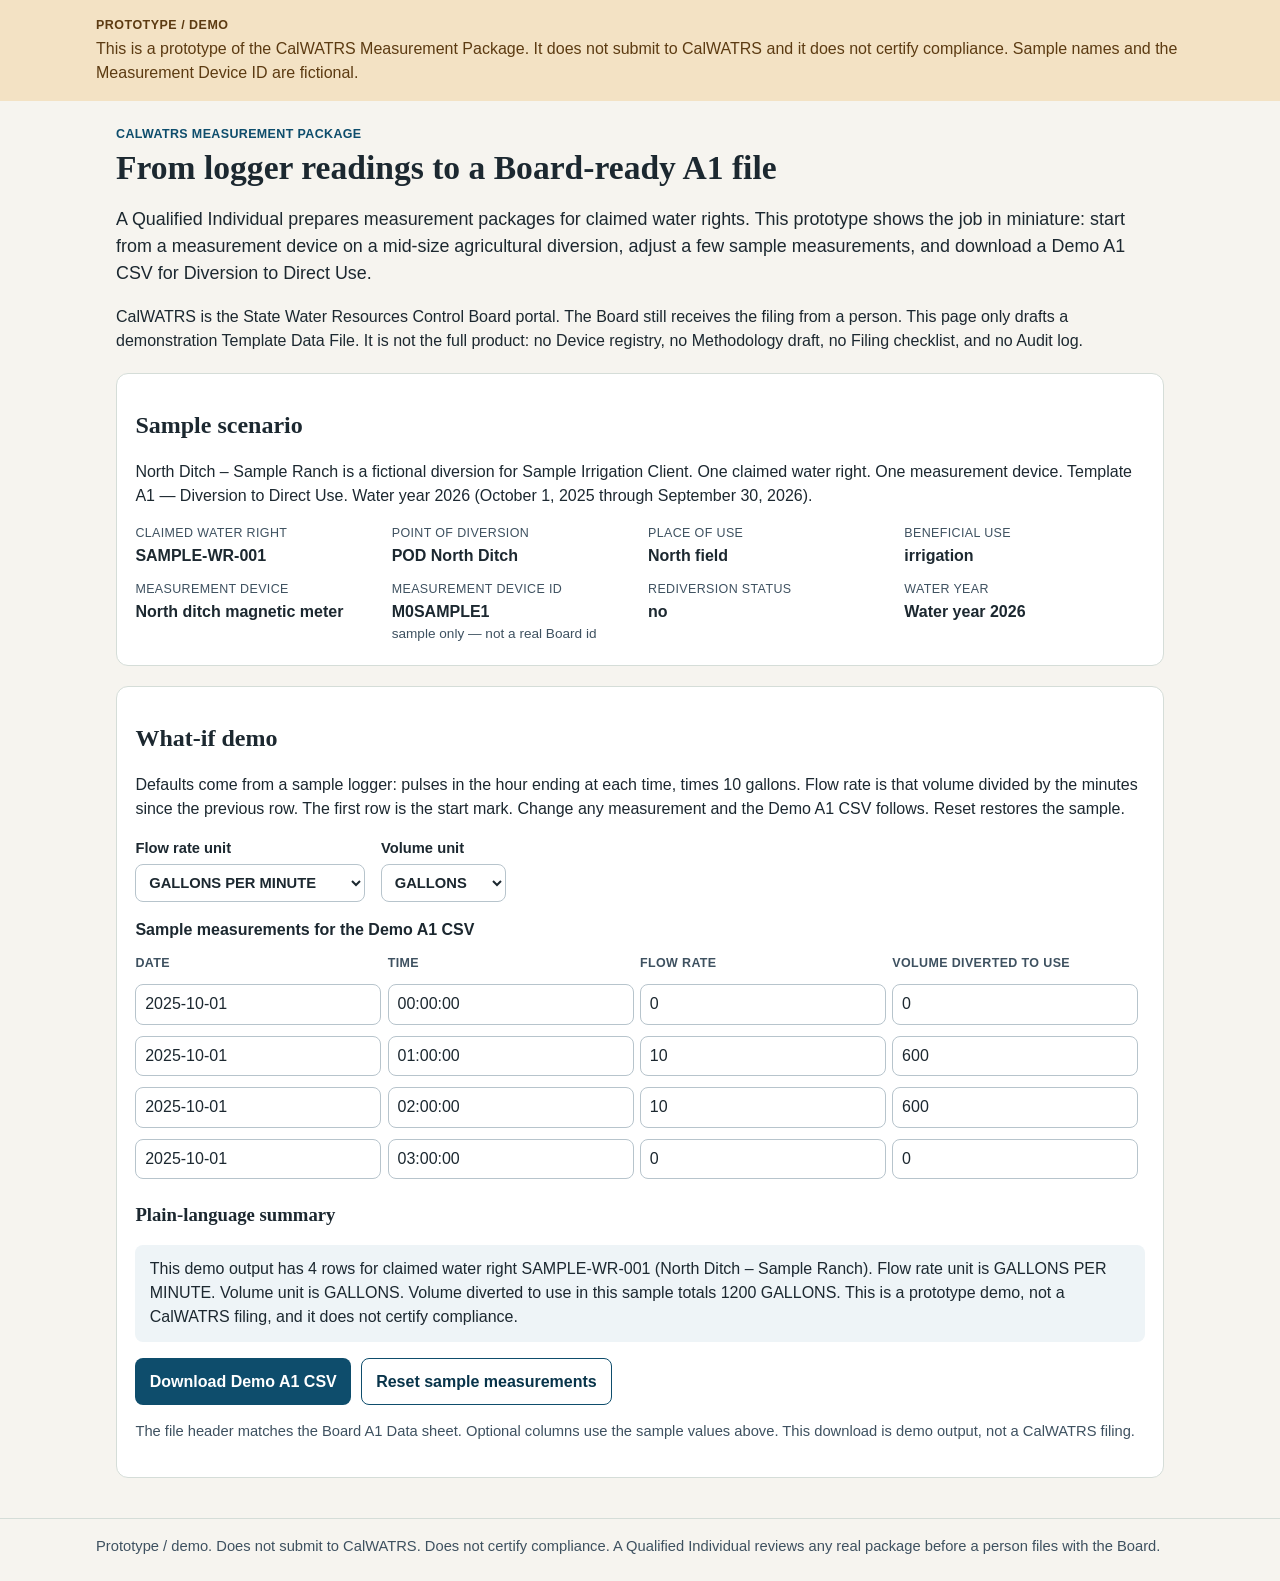
<file: demo/index.html>
<!DOCTYPE html>
<html lang="en">
  <head>
    <meta charset="utf-8" />
    <meta name="viewport" content="width=device-width, initial-scale=1" />
    <title>CalWATRS Measurement Package — Prototype</title>
    <link rel="stylesheet" href="styles.css" />
  </head>
  <body>
    <a class="skip" href="#demo">Skip to what-if demo</a>
    <header class="banner" role="banner">
      <p class="banner-kicker">Prototype / demo</p>
      <p>
        This is a prototype of the CalWATRS Measurement Package. It does not submit to CalWATRS
        and it does not certify compliance. Sample names and the Measurement Device ID are fictional.
      </p>
    </header>

    <main>
      <section class="intro" aria-labelledby="page-title">
        <p class="eyebrow">CalWATRS Measurement Package</p>
        <h1 id="page-title">From logger readings to a Board-ready A1 file</h1>
        <p class="lede">
          A Qualified Individual prepares measurement packages for claimed water rights. This
          prototype shows the job in miniature: start from a measurement device on a mid-size
          agricultural diversion, adjust a few sample measurements, and download a Demo A1 CSV for
          Diversion to Direct Use.
        </p>
        <p>
          CalWATRS is the State Water Resources Control Board portal. The Board still receives the
          filing from a person. This page only drafts a demonstration Template Data File. It is not
          the full product: no Device registry, no Methodology draft, no Filing checklist, and no
          Audit log.
        </p>
      </section>

      <section class="scenario" aria-labelledby="scenario-title">
        <h2 id="scenario-title">Sample scenario</h2>
        <p>
          North Ditch – Sample Ranch is a fictional diversion for Sample Irrigation Client. One
          claimed water right. One measurement device. Template A1 — Diversion to Direct Use.
          Water year 2026 (October 1, 2025 through September 30, 2026).
        </p>
        <dl class="facts">
          <div>
            <dt>Claimed water right</dt>
            <dd>SAMPLE-WR-001</dd>
          </div>
          <div>
            <dt>Point of Diversion</dt>
            <dd>POD North Ditch</dd>
          </div>
          <div>
            <dt>Place of Use</dt>
            <dd>North field</dd>
          </div>
          <div>
            <dt>Beneficial use</dt>
            <dd>irrigation</dd>
          </div>
          <div>
            <dt>Measurement device</dt>
            <dd>North ditch magnetic meter</dd>
          </div>
          <div>
            <dt>Measurement Device ID</dt>
            <dd>M0SAMPLE1 <span class="note">sample only — not a real Board id</span></dd>
          </div>
          <div>
            <dt>Rediversion status</dt>
            <dd>no</dd>
          </div>
          <div>
            <dt>Water year</dt>
            <dd>Water year 2026</dd>
          </div>
        </dl>
      </section>

      <section id="demo" class="demo" aria-labelledby="demo-title">
        <h2 id="demo-title">What-if demo</h2>
        <p>
          Defaults come from a sample logger: pulses in the hour ending at each time, times 10
          gallons. Flow rate is that volume divided by the minutes since the previous row. The first
          row is the start mark. Change any measurement and the Demo A1 CSV follows. Reset restores
          the sample.
        </p>

        <div class="units">
          <label>
            Flow rate unit
            <select id="flow-unit"></select>
          </label>
          <label>
            Volume unit
            <select id="volume-unit"></select>
          </label>
        </div>

        <div class="table-wrap">
          <table>
            <caption>Sample measurements for the Demo A1 CSV</caption>
            <thead>
              <tr>
                <th scope="col">DATE</th>
                <th scope="col">TIME</th>
                <th scope="col">Flow rate</th>
                <th scope="col">Volume diverted to use</th>
              </tr>
            </thead>
            <tbody id="measurement-rows"></tbody>
          </table>
        </div>

        <ul id="issues" class="issues" aria-live="polite"></ul>

        <h3>Plain-language summary</h3>
        <p id="summary" class="summary" aria-live="polite"></p>

        <div class="actions">
          <button type="button" id="download-csv">Download Demo A1 CSV</button>
          <button type="button" id="reset-sample" class="secondary">Reset sample measurements</button>
        </div>
        <p class="fine-print">
          The file header matches the Board A1 Data sheet. Optional columns use the sample values
          above. This download is demo output, not a CalWATRS filing.
        </p>
      </section>
    </main>

    <footer>
      <p>
        Prototype / demo. Does not submit to CalWATRS. Does not certify compliance. A Qualified
        Individual reviews any real package before a person files with the Board.
      </p>
    </footer>

    <script src="a1-csv.js"></script>
    <script src="app.js"></script>
  </body>
</html>
</file>
<file: demo/styles.css>
:root {
  color-scheme: light;
  --ink: #1c2830;
  --muted: #3e5160;
  --line: #d5ddd8;
  --paper: #f6f4ef;
  --card: #ffffff;
  --banner: #f3e2c4;
  --banner-ink: #5c3b12;
  --water: #0e4d6c;
  --water-dark: #08344a;
  --focus: #b45309;
}

* {
  box-sizing: border-box;
}

body {
  margin: 0;
  font-family: "Avenir Next", "Segoe UI", sans-serif;
  color: var(--ink);
  background: var(--paper);
  line-height: 1.5;
}

.skip {
  position: absolute;
  left: 0.75rem;
  top: -3rem;
  background: white;
  padding: 0.4rem 0.7rem;
  z-index: 2;
}

.skip:focus {
  top: 0.75rem;
}

.banner {
  background: var(--banner);
  color: var(--banner-ink);
  padding: 0.85rem 1.25rem;
}

.banner p {
  margin: 0.15rem auto;
  max-width: 68rem;
}

.banner-kicker {
  font-weight: 700;
  letter-spacing: 0.04em;
  text-transform: uppercase;
  font-size: 0.78rem;
}

main {
  max-width: 68rem;
  margin: 0 auto;
  padding: 1.5rem 1.25rem 2.5rem;
}

.intro h1,
.scenario h2,
.demo h2,
.demo h3 {
  font-family: Palatino, "Iowan Old Style", "Palatino Linotype", serif;
  line-height: 1.2;
  font-weight: 600;
}

.eyebrow {
  margin: 0;
  color: var(--water);
  font-weight: 700;
  letter-spacing: 0.03em;
  text-transform: uppercase;
  font-size: 0.78rem;
}

h1 {
  margin: 0.25rem 0 0.75rem;
  font-size: 2.1rem;
}

.lede {
  font-size: 1.12rem;
}

.scenario,
.demo {
  background: var(--card);
  border: 1px solid var(--line);
  border-radius: 12px;
  padding: 1.1rem 1.15rem 1.25rem;
  margin-top: 1.25rem;
}

.facts {
  display: grid;
  grid-template-columns: repeat(auto-fit, minmax(14rem, 1fr));
  gap: 0.75rem 1rem;
  margin: 0;
}

.facts div {
  margin: 0;
}

.facts dt {
  font-size: 0.78rem;
  text-transform: uppercase;
  letter-spacing: 0.03em;
  color: var(--muted);
}

.facts dd {
  margin: 0.1rem 0 0;
  font-weight: 600;
}

.note {
  display: block;
  font-weight: 500;
  color: var(--muted);
  font-size: 0.85rem;
}

.units {
  display: flex;
  flex-wrap: wrap;
  gap: 1rem;
  margin: 1rem 0;
}

label {
  display: flex;
  flex-direction: column;
  gap: 0.3rem;
  font-weight: 600;
  font-size: 0.92rem;
}

select,
input {
  font: inherit;
  color: inherit;
  background: white;
  border: 1px solid #b7c4cc;
  border-radius: 8px;
  padding: 0.45rem 0.55rem;
  min-height: 2.4rem;
}

input[aria-invalid="true"] {
  border-color: #9b2c2c;
  background: #fff6f6;
}

select:focus,
input:focus,
button:focus-visible,
.skip:focus {
  outline: 3px solid var(--focus);
  outline-offset: 2px;
}

.table-wrap {
  overflow-x: auto;
}

table {
  width: 100%;
  border-collapse: collapse;
}

caption {
  text-align: left;
  font-weight: 600;
  margin-bottom: 0.4rem;
}

th,
td {
  text-align: left;
  padding: 0.35rem 0.4rem 0.35rem 0;
  vertical-align: middle;
}

th {
  font-size: 0.78rem;
  text-transform: uppercase;
  letter-spacing: 0.03em;
  color: var(--muted);
}

td input {
  width: 100%;
  min-width: 8.5rem;
}

.issues {
  margin: 0.6rem 0 0;
  padding-left: 1.1rem;
  color: #9b2c2c;
}

.issues:empty {
  display: none;
}

.summary {
  background: #eef4f7;
  border-radius: 8px;
  padding: 0.8rem 0.9rem;
}

.actions {
  display: flex;
  flex-wrap: wrap;
  gap: 0.6rem;
  margin-top: 0.9rem;
}

button {
  font: inherit;
  font-weight: 700;
  color: white;
  background: var(--water);
  border: 0;
  border-radius: 8px;
  padding: 0.65rem 0.9rem;
  cursor: pointer;
}

button:hover {
  background: var(--water-dark);
}

button:disabled {
  background: #8aa0ab;
  cursor: not-allowed;
}

button.secondary {
  color: var(--water-dark);
  background: transparent;
  border: 1px solid var(--water);
}

button.secondary:hover {
  background: #e7f1f6;
}

.fine-print,
footer {
  color: var(--muted);
  font-size: 0.92rem;
}

footer {
  border-top: 1px solid var(--line);
  padding: 1rem 1.25rem 1.5rem;
}

footer p {
  max-width: 68rem;
  margin: 0 auto;
}

@media (max-width: 720px) {
  h1 {
    font-size: 1.7rem;
  }

  table,
  thead,
  tbody,
  tr,
  th,
  td {
    display: block;
  }

  thead {
    display: none;
  }

  tr {
    border-top: 1px solid var(--line);
    padding: 0.55rem 0 0.2rem;
  }

  td {
    padding: 0.2rem 0 0.45rem;
  }

  td::before {
    content: attr(data-label);
    display: block;
    font-size: 0.78rem;
    letter-spacing: 0.03em;
    text-transform: uppercase;
    color: var(--muted);
    margin-bottom: 0.15rem;
  }

  td input {
    min-width: 0;
  }
}
</file>
